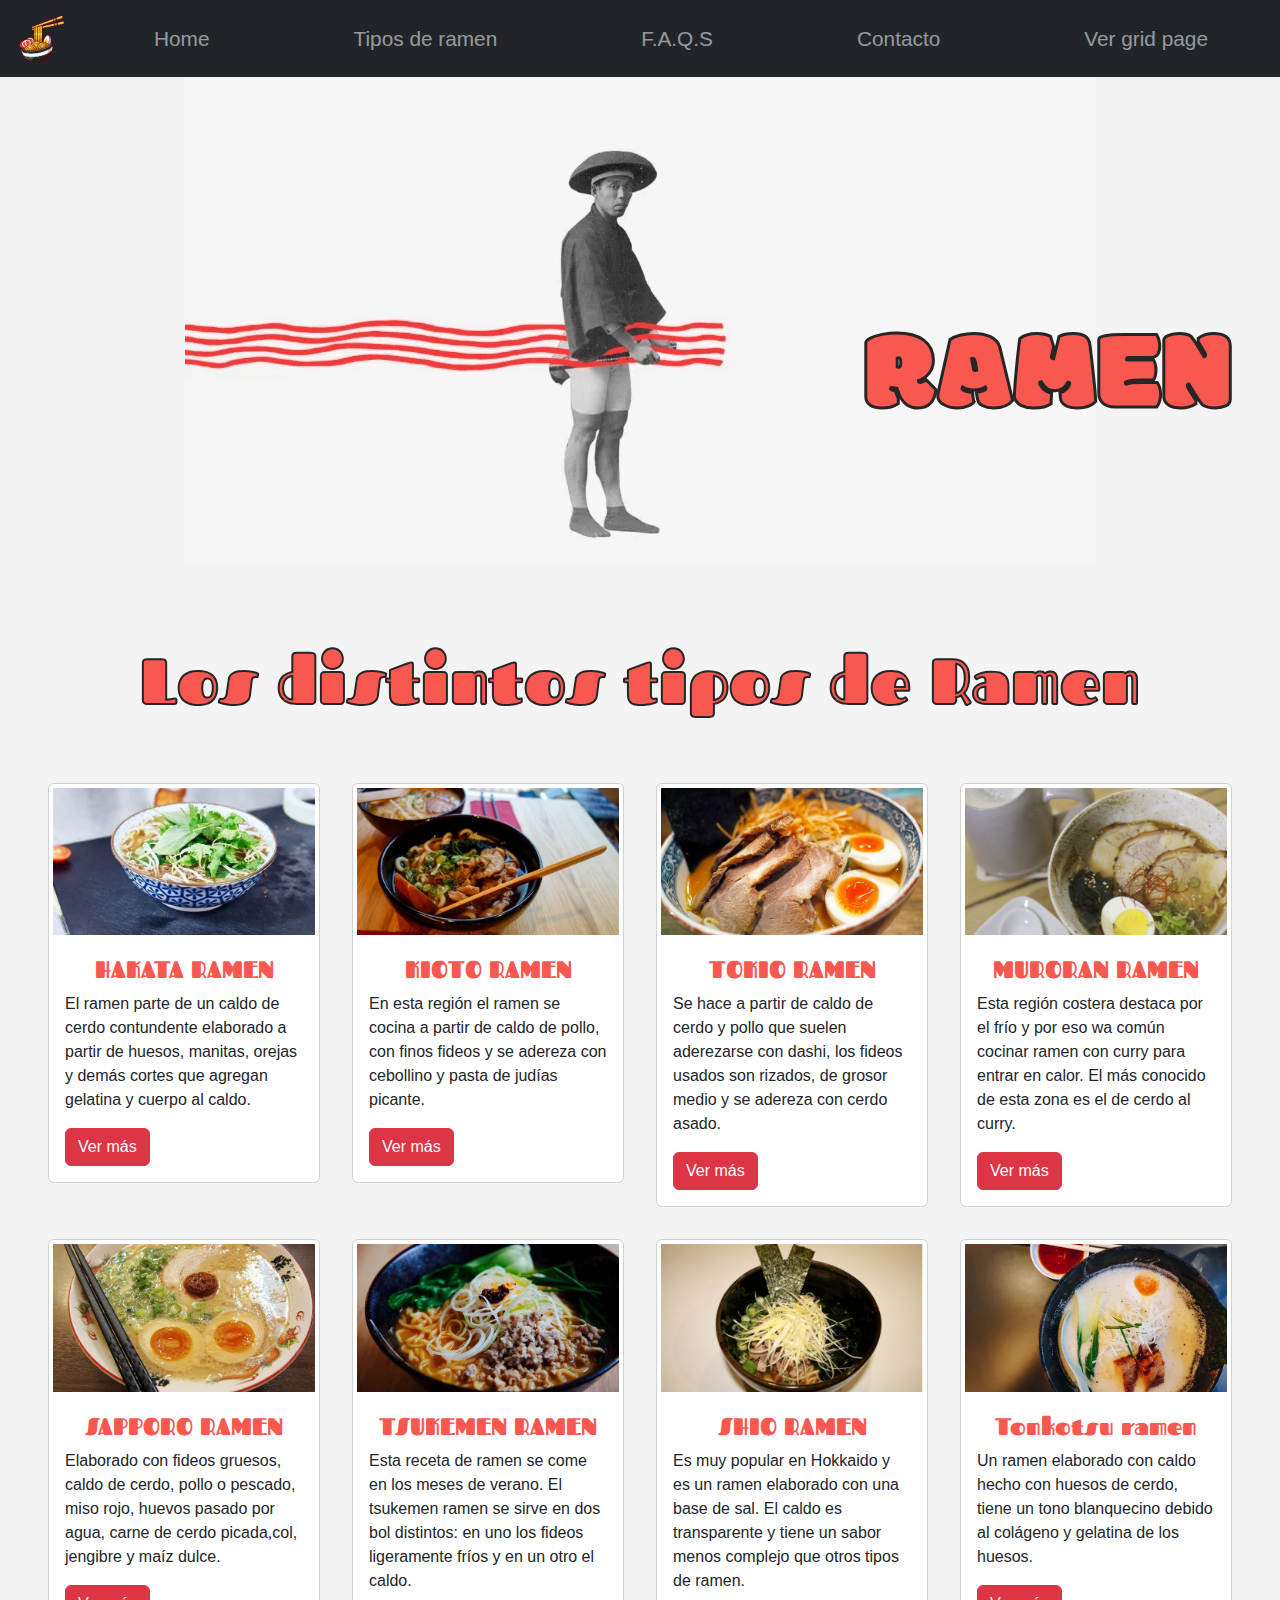
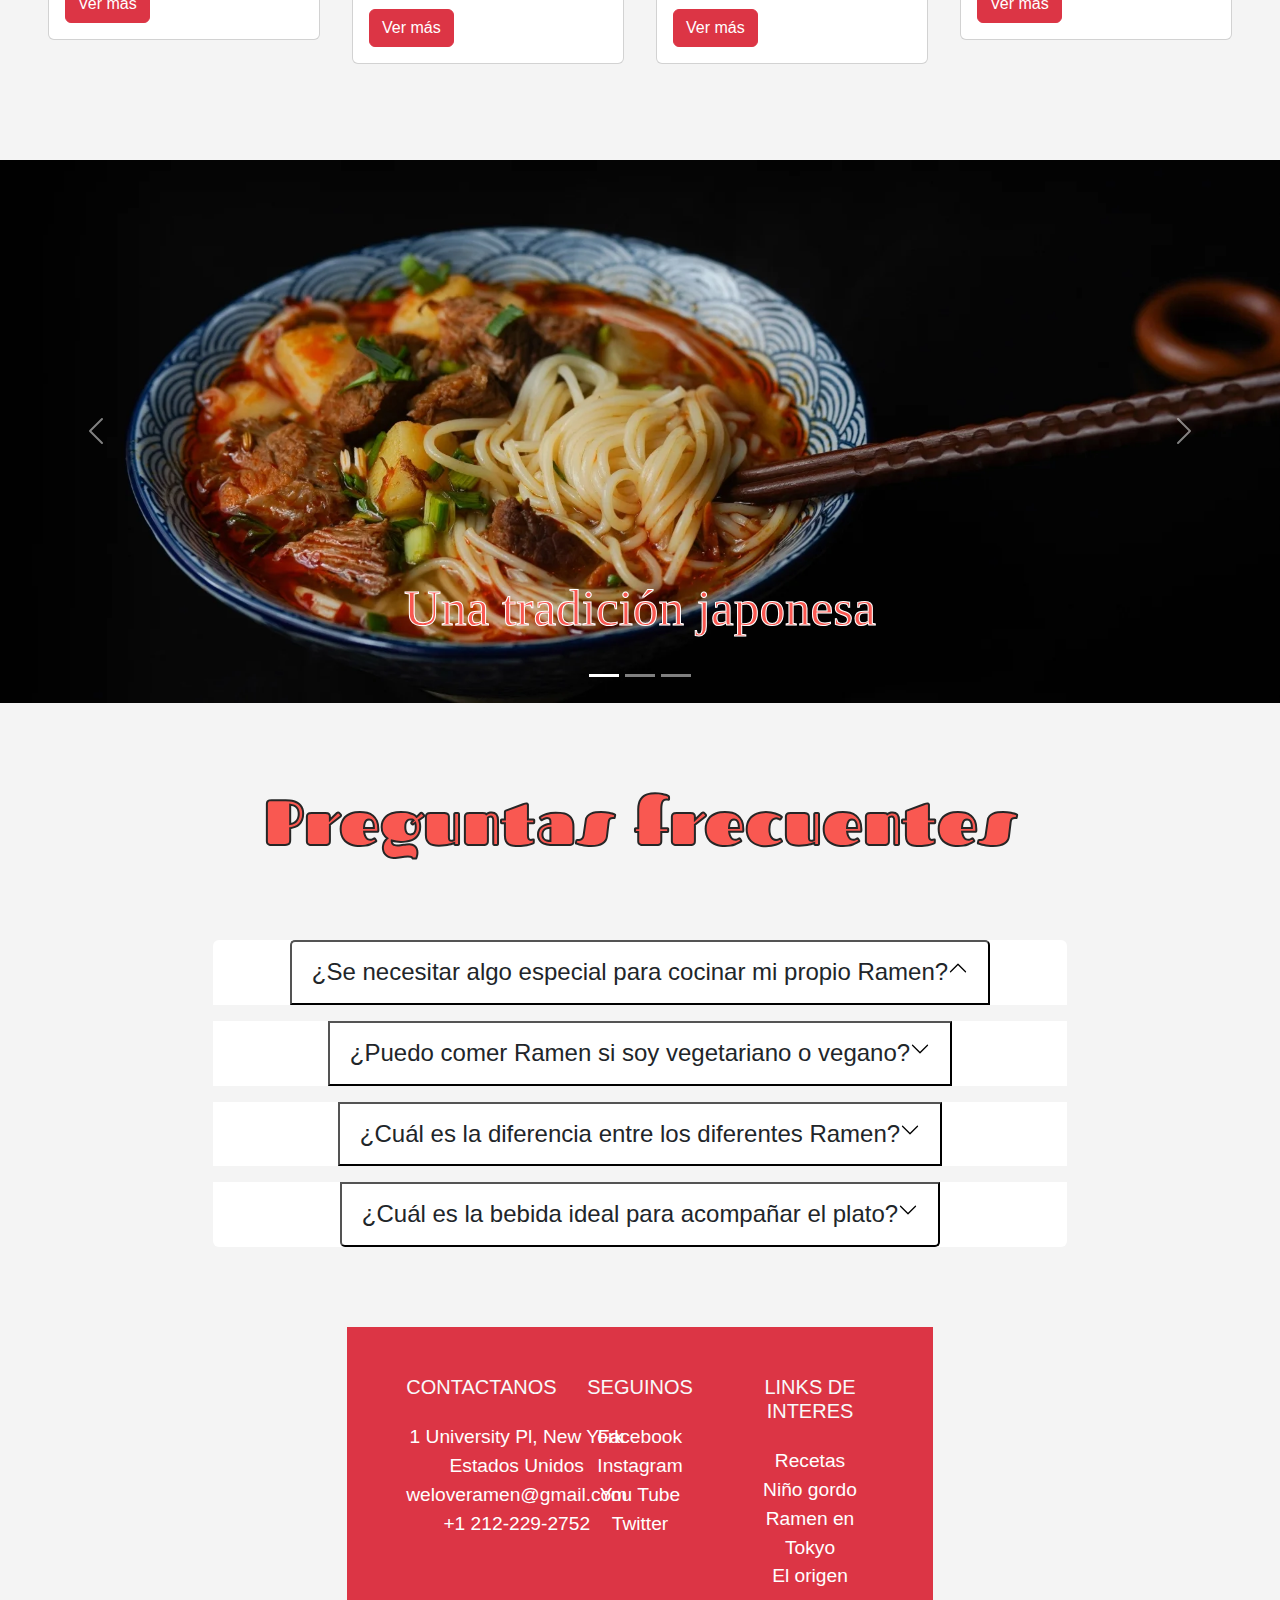
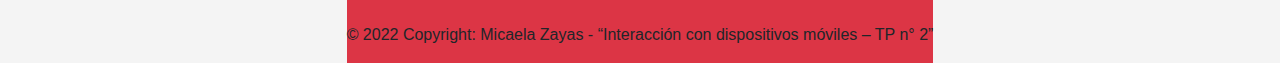
<file: index.html>
<!DOCTYPE html>
<html lang="es">
    <head>
        <meta charset='utf-8'>
        <title>We love Ramen</title>
        <meta name="viewport" content="width=device-width, initial-scale=1">
        <meta name="description" content="Fanáticos del ramen, escribiendo sobre ramen."/>
        <link rel="icon" href="assets/favicon/favicon-32x32.png">
        <link rel="apple-touch-icon" sizes="180x180" href="assets/favicon/apple-touch-icon.png">
        <link rel="icon" type="image/png" sizes="32x32" href="assets/favicon/favicon-32x32.png">
        <link rel="icon" type="image/png" sizes="16x16" href="assets/favicon/favicon-16x16.png">
        <link rel="manifest" href="/site.webmanifest">
        <link rel="stylesheet" href="css/style.css">
        <link rel="stylesheet" href="css/bootstrap.css">
        <script src="js/bootstrap.bundle.js"></script>
    </head>
    <body class="white-body">

    <!--Nav section-->
      <header>
        <nav class="navbar navbar-expand-md navbar-dark bg-dark fixed-top">
          <a class="navbar-brand" href="index.html"><img src="assets/favicon/logo.png" alt="logo"></a>
          <button class="navbar-toggler" type="button" data-toggle="collapse" data-target="#navbarSupportedContent" aria-controls="navbarSupportedContent" aria-expanded="false" aria-label="Toggle navigation">
            <span class="navbar-toggler-icon"></span>
          </button>
          <div class="collapse navbar-collapse" id="navbarSupportedContent">
            <ul class="navbar-nav mr-auto expansible">
              <li class="nav-item">
                <a class="nav-link type" href=#banner>Home</a>
              </li>
              <li class="nav-item">
                <a class="nav-link type" href=#variety>Tipos de ramen</a>
              </li>
              <li class="nav-item">
                <a class="nav-link type" href=#question>F.A.Q.S</a>
              </li>
              <li class="nav-item">
                <a class="nav-link type" href=#contact>Contacto</a>
              </li>
              <li class="nav-item">
                <a class="nav-link type" href="section_chef.html">Ver grid page</a>
              </li>
            </ul>
          </div>
        </nav>
      </header>
    <!-- Ending nav section-->
      <main> 
    <!-- Front Page-->
      <div class="container-fluid position-relative" id="banner" >
        <h1 class="position-absolute top-50 end-0 ramen-title-red">RAMEN</h1>
        <figure class="banner-chef"><img class="img-fluid w-100" src="assets/portadas/portada-index.webp" alt="cocinero tradicional de ramen"></figure>
      </div>
    <!-- End Front Page-->

    <!--Cards-->
      <h2 class="display-2 ramen" id="variety"> Los distintos tipos de Ramen</h2>
      <div class="ramen_margin">
      <div class="container-fluid">
        <div class="row justify-content-center m-md-auto">
        <!--Primera card-->
          <div class="col-xs-12 col-sm-6 col-md-4 col-lg-3 ">
              <div class="card m-3" >
                <img src="assets/cards-tipos/hakata-ramen.webp" class="card-img-top p-1" alt="Plato de Hakata Ramen">
                <div class="card-body">
                <h5 class="card-title text-uppercase">Hakata ramen</h5>
                <p class="card-text">El ramen parte de un caldo de cerdo contundente elaborado a partir de huesos, manitas, orejas y demás cortes que agregan gelatina y cuerpo al caldo.</p>
                <button type="button" class="btn btn-danger " data-bs-toggle="modal" data-bs-target="#staticBackdrop">Ver más</button>
                </div>
              </div> 
          </div>
        <!--Segunda card-->
          <div class="col-xs-12 col-sm-6 col-md-4 col-lg-3 ">
              <div class="card m-3" >
                <img src="assets/cards-tipos/kioto-ramen.webp" class="card-img-top p-1" alt="Plato de Kioto Ramen">
                <div class="card-body">
                <h5 class="card-title text-uppercase">Kioto ramen</h5>
                <p class="card-text">En esta región el ramen se cocina a partir de caldo de pollo, con finos fideos y se adereza con cebollino y pasta de judías picante.</p>
                <button type="button" class="btn btn-danger" data-bs-toggle="modal" data-bs-target="#staticBackdrop">Ver más</button>
                </div>
              </div> 
          </div>
        <!--Tercera card-->
          <div class="col-xs-12 col-sm-6 col-md-4 col-lg-3 ">
              <div class="card m-3" >
                <img src="assets/cards-tipos/tokio-ramen.webp" class="card-img-top p-1" alt="Plato de Tokio Ramen">
                <div class="card-body">
                <h5 class="card-title text-uppercase" >Tokio ramen</h5>
                <p class="card-text">Se hace a partir de caldo de cerdo y pollo que suelen aderezarse con dashi, los fideos usados son rizados, de grosor medio y se adereza con cerdo asado.</p>
                <button type="button" class="btn btn-danger " data-bs-toggle="modal" data-bs-target="#staticBackdrop">Ver más</button>
                </div>
              </div>
          </div>
        <!--Cuarta card-->
          <div class="col-xs-12 col-sm-6 col-md-4 col-lg-3 ">
            <div class="card m-3" >
                <img src="assets/cards-tipos/muroran-ramen.webp" class="card-img-top p-1" alt="Plato de Muroran Ramen">
                <div class="card-body">
                <h5 class="card-title text-uppercase">Muroran ramen</h5>
                <p class="card-text">Esta región costera destaca por el frío y por eso wa común cocinar ramen con curry para entrar en calor. El más conocido de esta zona es el de cerdo al curry. </p>
                <button type="button" class="btn btn-danger" data-bs-toggle="modal" data-bs-target="#staticBackdrop">Ver más</button>
              </div>
            </div>
          </div>
        <!--Quinta card-->
          <div class="col-xs-12 col-sm-6 col-md-4 col-lg-3 ">
            <div class="card m-3" >
                <img src="assets/cards-tipos/sapporo-ramen.webp" class="card-img-top p-1" alt="Plato de Sapporo Ramen">
                <div class="card-body">
                <h5 class="card-title text-uppercase">Sapporo ramen</h5>
                <p class="card-text">Elaborado con fideos gruesos, caldo de cerdo, pollo o pescado, miso rojo, huevos pasado por agua, carne de cerdo picada,col,  jengibre y maíz dulce.</p>
                <button type="button" class="btn btn-danger" data-bs-toggle="modal" data-bs-target="#staticBackdrop">Ver más</button>
              </div>
            </div>  
          </div>
        <!--Sexta card-->
          <div class="col-xs-12 col-sm-6 col-md-4 col-lg-3 ">
            <div class="card m-3">
                <img src="assets/cards-tipos/tsukemen-ramen.webp" class="card-img-top p-1" alt="Plato de Tsukemen Ramen">
                <div class="card-body">
                <h5 class="card-title text-uppercase">Tsukemen ramen</h5>
                <p class="card-text">Esta receta de ramen se come en los meses de verano. El tsukemen ramen se sirve en dos bol distintos: en uno los fideos ligeramente fríos y en un otro el caldo. </p>
                <button type="button" class="btn btn-danger" data-bs-toggle="modal" data-bs-target="#staticBackdrop">Ver más</button>
              </div>
            </div>  
          </div>
        <!--Séptima card-->
          <div class="col-xs-12 col-sm-6 col-md-4 col-lg-3 ">
            <div class="card m-3 ">
              <img src="assets/cards-tipos/shio-ramen.webp" class="card-img-top  p-1" alt="Plato de Shio Ramen">
              <div class="card-body">
              <h5 class="card-title text-uppercase">Shio ramen</h5>
              <p class="card-text"> Es muy popular en Hokkaido y es un ramen elaborado con una base de sal. El caldo es transparente y tiene un sabor menos complejo que otros tipos de ramen.</p>
              <button type="button" class="btn btn-danger" data-bs-toggle="modal" data-bs-target="#staticBackdrop">Ver más</button>
            </div>
          </div>  
          </div>
          <!--Octava card-->
          <div class="col-xs-12 col-sm-6 col-md-4 col-lg-3 ">
            <div class="card m-3" >
              <img src="assets/cards-tipos/tonkotsu-ramen.webp" class="card-img-top  p-1" alt="Plato de Tonkosu Ramen">
              <div class="card-body">
              <h5 class="card-title">Tonkotsu ramen</h5>
              <p class="card-text">Un ramen elaborado con caldo hecho con huesos de cerdo, tiene un tono blanquecino debido al colágeno y gelatina de los huesos.</p>
              <button type="button" class="btn btn-danger" data-bs-toggle="modal" data-bs-target="#staticBackdrop">Ver más</button>
            </div>
          </div>  
          </div>
          </div>
        </div>
      </div>
    <!-- End Cards -->

    <!-- General Modal -->
      <div class="modal fade" id="staticBackdrop" data-bs-backdrop="static" data-bs-keyboard="false" tabindex="-1" aria-labelledby="staticBackdropLabel" aria-hidden="true">
        <div class="modal-dialog modal-dialog-centered modal-dialog-scrollable">
          <div class="modal-content">
          <div class="modal-header">
          <h5 class="modal-title" id="staticBackdropLabel">¿Dónde comer esté Ramen?</h5>
          <button type="button" class="btn-close" data-bs-dismiss="modal" aria-label="Close"></button>
      </div>
      <div class="modal-body"> Te dejemos una sugerencia de cada restaurant según tipo de Ramen en base a las recomendaciones de los usuarios:
        <ul class="list-unstyled">
          <li><a href="https://www.hakata.co.uk/" target="_blank">Harata Sushi</a></li>
          <li><a href="https://www.kyoto-ramen-koji.com/english/"  target="_blank">Kioto Ramen</a></li>
          <li><a href="https://tokioramen.com/home/home/sample-page/"  target="_blank">Tokio Ramen</a></li>
          <li><a href="http://muro-kanko.com/eat-buy/shibukiya_06.html"  target="_blank">Muroran Ramen</a></li>
          <li><a href="https://ramen-online.com/products/sapporo-ramen" target="_blank">Sapporo Ramen</a></li>
          <li><a href="https://monacoramen.bigcartel.com/" target="_blank">Tsukemen Ramen</a></li>
          <li><a href="https://monacoramen.bigcartel.com/" target="_blank">Shio Ramen</a></li>
          <li><a href="https://www.sushi-sano.de/" target="_blank">Tonkotsu Ramen</a></li>
        </ul>
      </div>
      <div class="modal-footer">
        <button type="button" class="btn btn-secondary" data-bs-dismiss="modal">Cerrar</button>
      </div>
    </div>
  </div>
</div>
    <!-- End General Modal -->

    <!-- Carousel -->
      <div id="carouselExampleCaptions" class="carousel slide" data-bs-ride="false">
        <div class="carousel-indicators">
          <button type="button" data-bs-target="#carouselExampleCaptions" data-bs-slide-to="0" class="active" aria-current="true" aria-label="Slide 1"></button>
          <button type="button" data-bs-target="#carouselExampleCaptions" data-bs-slide-to="1" aria-label="Slide 2"></button>
          <button type="button" data-bs-target="#carouselExampleCaptions" data-bs-slide-to="2" aria-label="Slide 3"></button>
      </div>
      <div class="carousel-inner">
        <div class="carousel-item active">
          <img src="assets/carousel/plato-ramen.webp" class="d-block w-100" alt="Plato de ramen tradicional">
        <div class="carousel-caption d-md-block">
          <p class="title-carousel">Una tradición japonesa</p>
        </div>
      </div>
      <div class="carousel-item">
        <img src="assets/carousel/ramen-familiar.webp" class="d-block w-100" alt="Madre e hija cocinando ramen">
        <div class="carousel-caption d-md-block">
        <p class="title-carousel">Generación en generación</p>
      </div>
      </div>
      <div class="carousel-item">
          <img src="assets/carousel/ramen-japon.webp" class="d-block w-100" alt="Hombre comiendo ramen callejero">
          <div class="carousel-caption d-md-block">
          <p class="title-carousel">Ramen callejero todo el año</p>
          </div>
      </div>
    </div>
      <button class="carousel-control-prev" type="button" data-bs-target="#carouselExampleCaptions" data-bs-slide="prev">
        <span class="carousel-control-prev-icon" aria-hidden="true"></span>
        <span class="visually-hidden">Previous</span>
      </button>
      <button class="carousel-control-next" type="button" data-bs-target="#carouselExampleCaptions" data-bs-slide="next">
        <span class="carousel-control-next-icon" aria-hidden="true"></span>
        <span class="visually-hidden">Next</span>
        </button>
      </div>
    <!-- End Carousel -->

    <!-- F.A.Q.S-->
      <h2 class="ramen" id="question"> Preguntas frecuentes</h2>

        <div class="faqs">
          <div class="accordion d-grid gap-3 col-xs-12 col-sm-12 col-md-12 col-lg-12"  id="accordionExample">
          <div class="accordion-item col-xs-12 col-sm-10 col-md-10 col-lg-8 text-left" >
            <h2 class="accordion-header" id="headingOne">
              <button class="accordion-button text-dark text-left" type="button" data-bs-toggle="collapse" data-bs-target="#collapseOne" aria-expanded="true" aria-controls="collapseOne" >
              ¿Se necesitar algo especial para cocinar mi propio Ramen?</button>
            </h2>
          <div id="collapseOne" class="accordion-collapse collapse text-left" aria-labelledby="headingOne" data-bs-parent="#accordionExample">
            <div class="accordion-body text-left">
              El ramen si se puede hacer en casa, pero es un plato para el cuél se necesita tiempo y paciencia. Este plato se basa en un caldo intenso a base de carne al que se le añaden una serie de ingredientes: panceta, lomo de cerdo, huevos, alga nori, brotes de soja, brotes de bambú, cebollino chino… son muchos los toppings que se le pueden añadir a este caldo.
              Desde luego el secreto del éxito está, en buena parte en el <strong>caldo</strong>. Conseguir una base intensa con un sabor umami lo mejor posible, podemos lograrlo si utilizamos los ingredientes necesarios. Por un lado la carne, lo habitual es emplear huesos de cerdo o incluso de pollo. Una forma rápida, sería añadiendo un poco de pasta de miso, le dará un plus a tu ramen.
            </div>
          </div>
        </div>

        <div class="accordion-item accordion-item col-xs-12 col-sm-10 col-md-10 col-lg-8">
          <h2 class="accordion-header" id="headingTwo">
            <button class="accordion-button text-dark  collapsed" type="button" data-bs-toggle="collapse" data-bs-target="#collapseTwo" aria-expanded="false" aria-controls="collapseTwo">¿Puedo comer Ramen si soy vegetariano o vegano?</button>
          </h2>
          <div id="collapseTwo" class="accordion-collapse collapse" aria-labelledby="headingTwo" data-bs-parent="#accordionExample">
            <div class="accordion-body">
              Si. Los fideos ramen están hechos de harina de trigo y aceite , generalmente con algunos ingredientes adicionales para darle sabor, como sal, o rellenos adicionales como almidón de papa, ¡y eso es todo! ¡Todos estos ingredientes son 100% vegetarianos e incluso 100% veganos!
            </div>
          </div>
        </div>

        <div class="accordion-item accordion-item col-xs-12 col-sm-10 col-md-10 col-lg-8">
          <h2 class="accordion-header" id="headingThree">
            <button class="accordion-button text-dark collapsed" type="button" data-bs-toggle="collapse" data-bs-target="#collapseThree" aria-expanded="false" aria-controls="collapseThree">¿Cuál es la diferencia entre los diferentes Ramen?</button>
          </h2>
          <div id="collapseThree" class="accordion-collapse collapse" aria-labelledby="headingThree" data-bs-parent="#accordionExample">
            <div class="accordion-body">
              La diferencia principal redica en el tipo de caldo y las carnes que se utilizan. El tiempo de reposo del plato será la base de la diferencia ya que a mayor reposo más intenso será su sabor. La elección del tipo dependerá exclusivamente del gusto del consumidor.
            </div>
          </div>
        </div>

        <div class="accordion-item accordion-item col-xs-12 col-sm-10 col-md-10 col-lg-8">
          <h2 class="accordion-header" id="headingFour">
            <button class="accordion-button  text-dark collapsed" type="button" data-bs-toggle="collapse" data-bs-target="#collapseFour" aria-expanded="false" aria-controls="collapseFour">¿Cuál es la bebida ideal para acompañar el plato?</button>
          </h2>
          <div id="collapseFour" class="accordion-collapse collapse" aria-labelledby="headingFour" data-bs-parent="#accordionExample">
            <div class="accordion-body">
              El ramen tienen mucha presencia de verduras, lo cual los convierte en platos difíciles de maridar dependiendo de cuáles sean estas. Un blanco con carácter se nos antoja muy apto para maridar. Chardonnay o Verdejo con crianza por ejemplo.
            </div>
          </div>
        </div>
      </div>
      </div>
    <!-- End F.A.Q.S-->
      </main>

    <!--Footer-->
    <footer class="page-footer font-small bg-danger" id="contact">

      <!-- Footer Links -->
        <div class="container text-center text-md-left">
        <div class="row">
          <div class="col-md-3 mx-auto">
            <h5 class="font-weight-bold text-light text-uppercase mt-3 mb-4">Contactanos</h5>
              <ul class="list-unstyled">
                <li><a href="https://www.google.com/maps/dir//1+University+Pl,+New+York,+NY+10003,+EE.+UU./data=!4m6!4m5!1m1!4e2!1m2!1m1!1s0x89c259909ed94bf7:0xf48ddd1824397c40?sa=X&ved=2ahUKEwjD_MOGm8T4AhUu_rsIHbgBBocQwwV6BAgOEAM" target="_blank">1 University Pl, New York</a></li>
                <li><a href="https://www.google.com/maps/dir//1+University+Pl,+New+York,+NY+10003,+EE.+UU./data=!4m6!4m5!1m1!4e2!1m2!1m1!1s0x89c259909ed94bf7:0xf48ddd1824397c40?sa=X&ved=2ahUKEwjD_MOGm8T4AhUu_rsIHbgBBocQwwV6BAgOEAM" target="_blank">Estados Unidos</a></li>
                <li><a href="#!">weloveramen@gmail.com</a></li>
                <li><a href="#!">+1 212-229-2752</a></li>
              </ul>
          </div>
      
      <!-- Grid column -->
        <hr class="clearfix w-100 d-md-none">
        <div class="col-md-3 mx-auto">
  
      <!-- Links -->
        <h5 class="font-weight-bold text-light text-uppercase mt-3 mb-4">Seguinos</h5>
          <ul class="list-unstyled">
            <li><a href="https://es-la.facebook.com/" target="_blank">Facebook</a></li>
            <li><a href="https://www.instagram.com/" target="_blank">Instagram</a></li>
            <li><a href="https://www.youtube.com/" target="_blank">You Tube</a></li>
            <li><a href="https://twitter.com/?lang=es" target="_blank">Twitter</a></li>
          </ul>
        </div>
  
      <!-- Grid column -->
        <hr class="clearfix w-100 d-md-none">
        <div class="col-md-3 mx-auto">
  
      <!-- Links -->
        <h5 class="font-weight-bold text-light text-uppercase mt-3 mb-4">Links de interes</h5>
          <ul class="list-unstyled">
            <li><a href="https://www.elespanol.com/cocinillas/recetas/carne/20161115/mejor-receta-ramen-puedes-preparar-casa/1000683981597_30.html" target="_blank">Recetas</a></li>
            <li><a href="https://xn--niogordo-e3a.com.ar/" target="_blank">Niño gordo</a></li>
            <li><a href="https://www.timeout.com/tokyo/restaurants/20-best-ramen-in-tokyo" target="_blank">Ramen en Tokyo</a></li>
            <li><a href="https://www.timeout.com/tokyo/restaurants/20-best-ramen-in-tokyo" target="_blank">El origen</a></li>
          </ul>
        </div>
        </div>
        </div>
      <!-- Copyright -->
        <div class="footer-copyright text-center py-3" >© 2022 Copyright: Micaela Zayas - “Interacción con dispositivos móviles – TP n° 2”</div>
      <!-- Copyright -->
        </footer>
      <!-- End Footer --> 

  <!-- jquery -->
  <script src="https://code.jquery.com/jquery-3.4.1.slim.min.js" integrity="sha384-J6qa4849blE2+poT4WnyKhv5vZF5SrPo0iEjwBvKU7imGFAV0wwj1yYfoRSJoZ+n" crossorigin="anonymous"></script>
  <!-- bootstrap javascript -->
  <script src="https://stackpath.bootstrapcdn.com/bootstrap/4.4.1/js/bootstrap.min.js" integrity="sha384-wfSDF2E50Y2D1uUdj0O3uMBJnjuUD4Ih7YwaYd1iqfktj0Uod8GCExl3Og8ifwB6" crossorigin="anonymous"></script>

  </body>
</html>
</file>
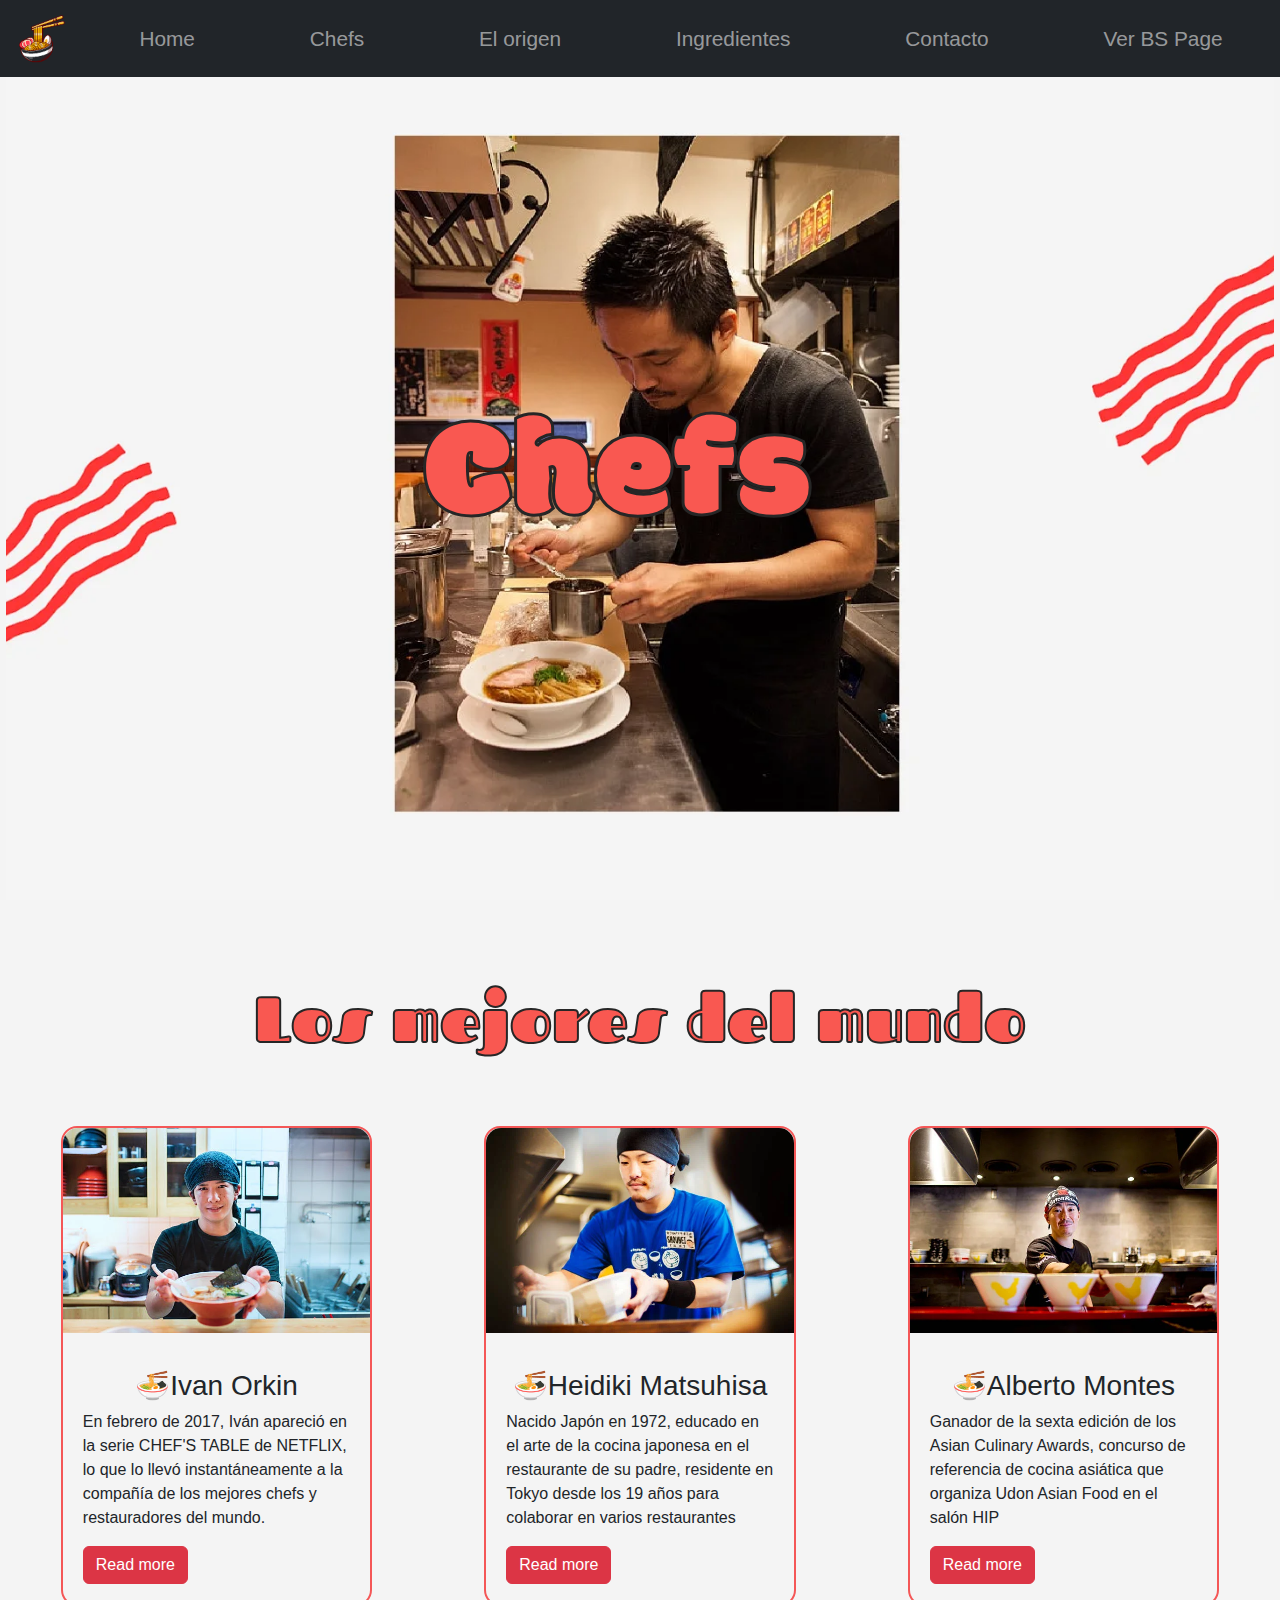
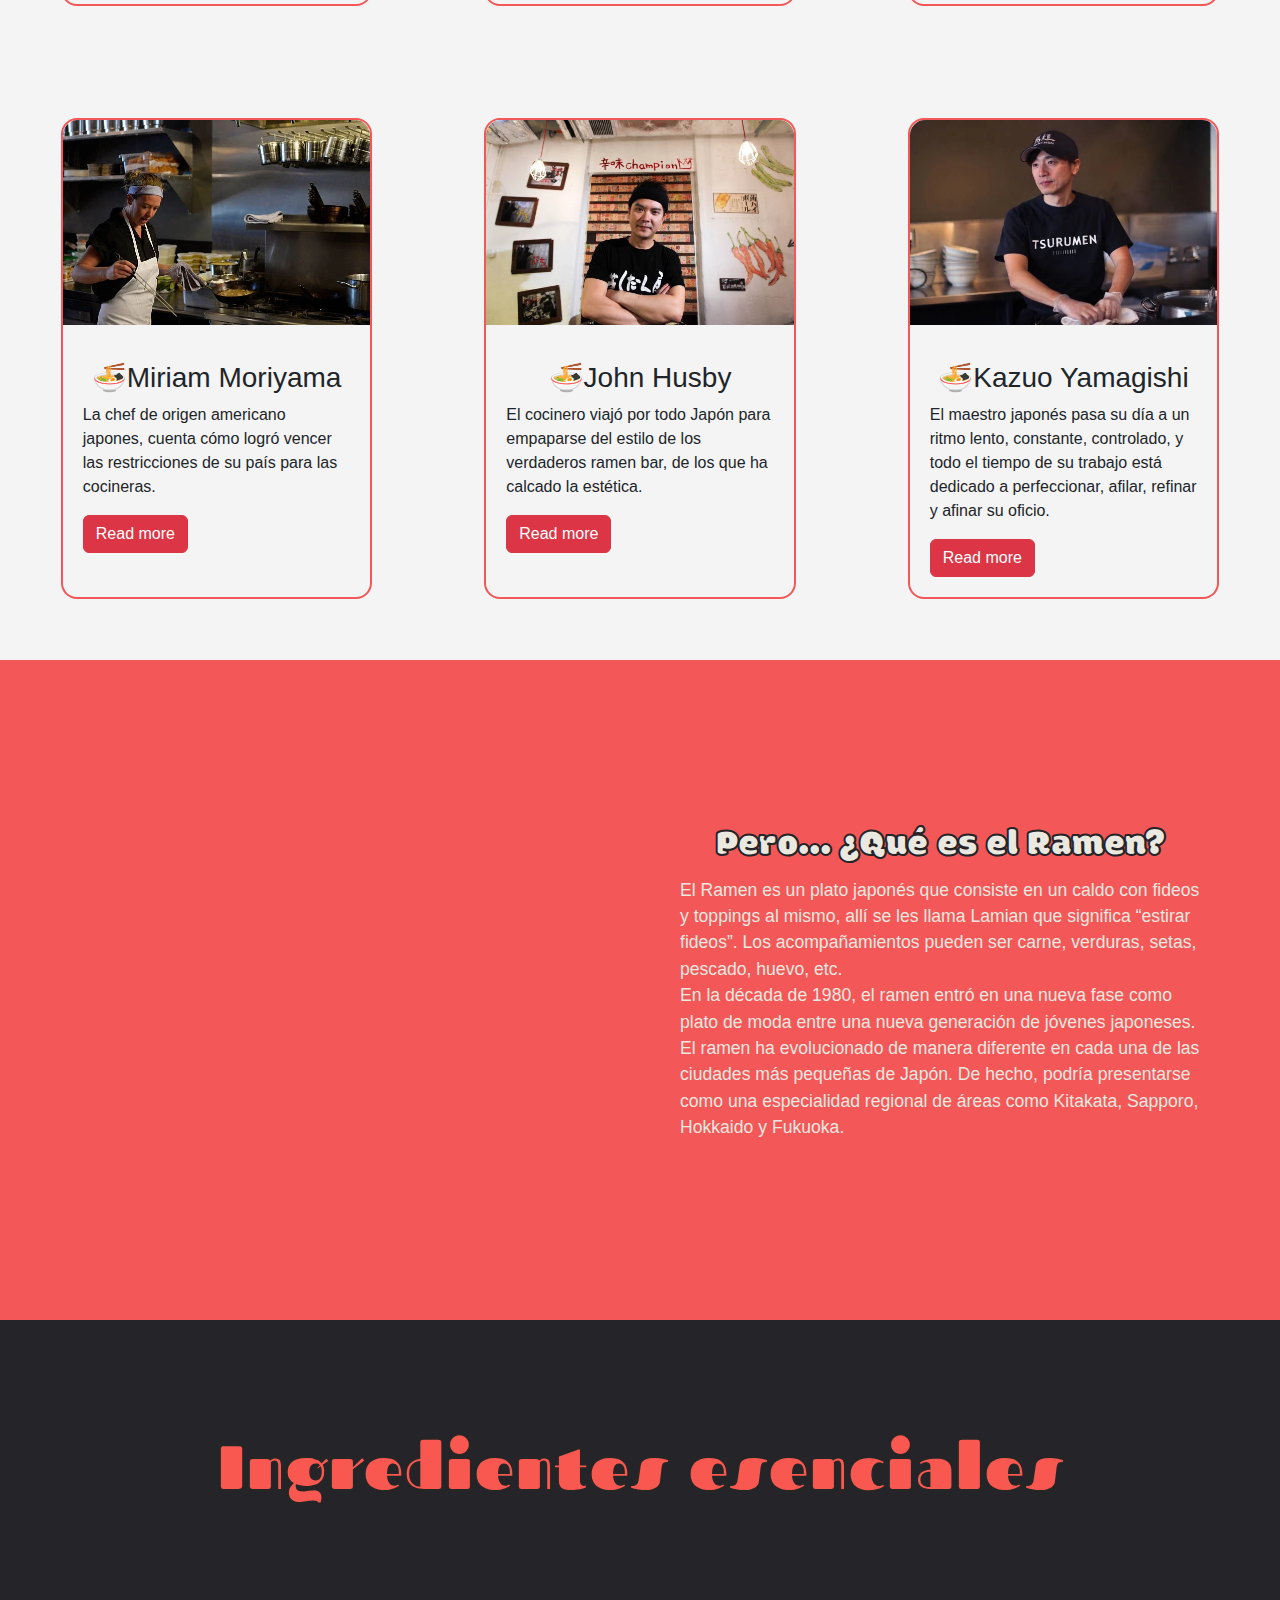
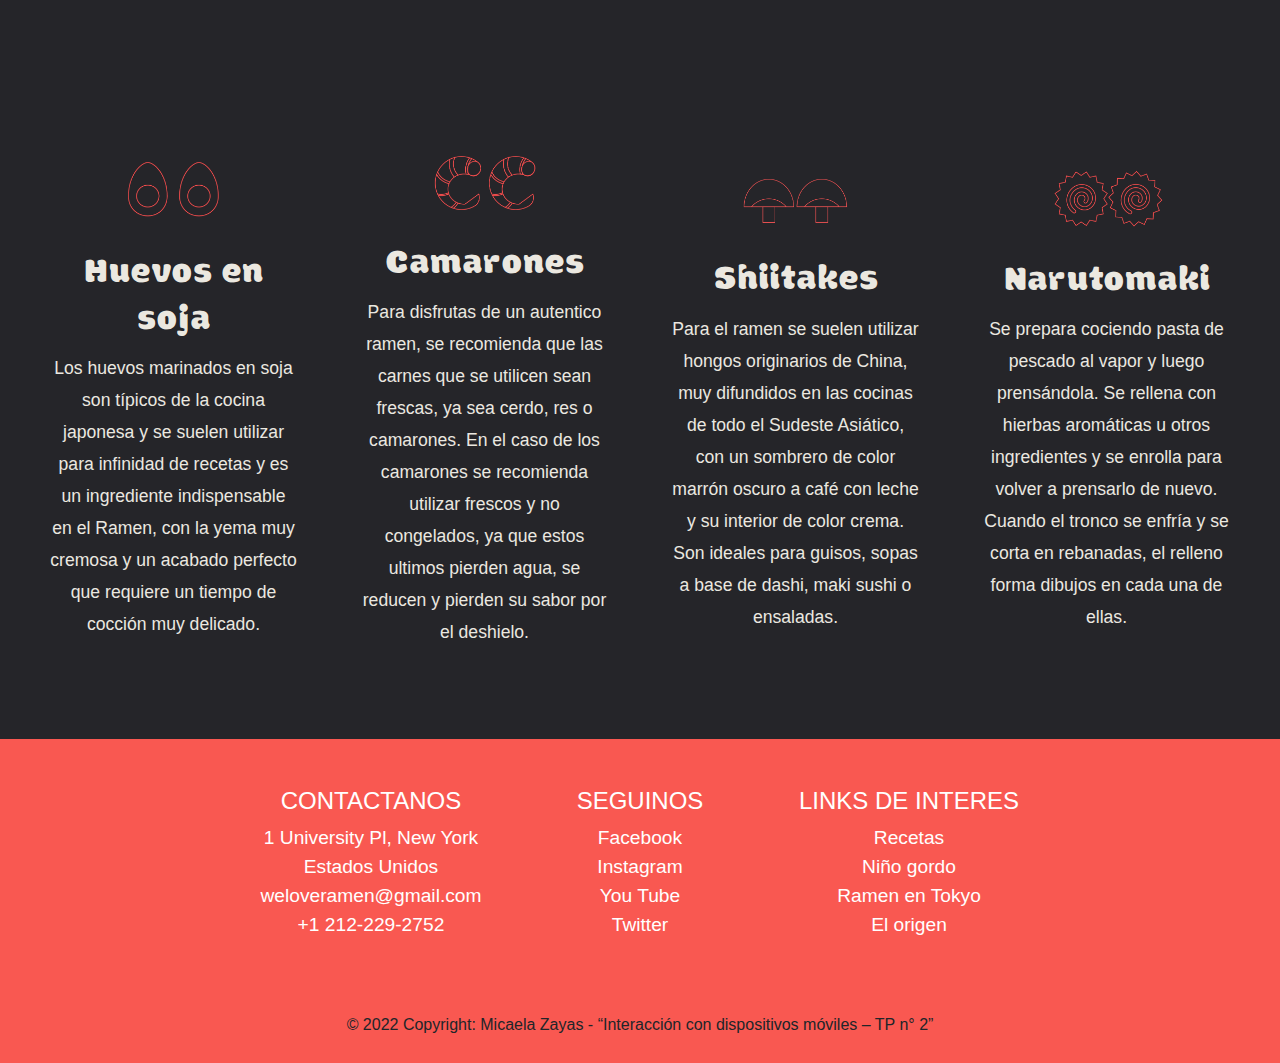
<file: section_chef.html>
<!DOCTYPE html>
<html lang="es">
    <head>
        <meta charset='utf-8'>
        <title>We love Ramen</title>
        <meta name="viewport" content="width=device-width, initial-scale=1">
        <meta name="description" content="Fanáticos del ramen, escribiendo sobre ramen."/>
        <link rel="icon" href="assets/favicon/favicon-32x32.png">
        <link rel="apple-touch-icon" sizes="180x180" href="assets/favicon/apple-touch-icon.png">
        <link rel="icon" type="image/png" sizes="32x32" href="assets/favicon/favicon-32x32.png">
        <link rel="icon" type="image/png" sizes="16x16" href="assets/favicon/favicon-16x16.png">
        <link rel="manifest" href="/site.webmanifest">
        <link rel="stylesheet" href="css/style.css">
        <link rel="stylesheet" href="css/bootstrap.css">
        <script src="js/bootstrap.bundle.js"></script>
    </head>
    <body class="white-body">

    <!--Nav section-->
    <header>
      <nav class="navbar navbar-expand-md navbar-dark bg-dark fixed-top">
        <a class="navbar-brand" href="index.html"><img src="assets/favicon/logo.png" alt="logo"></a>
        <button class="navbar-toggler" type="button" data-toggle="collapse" data-target="#navbarSupportedContent" aria-controls="navbarSupportedContent" aria-expanded="false" aria-label="Toggle navigation">
          <span class="navbar-toggler-icon"></span>
        </button>
        <div class="collapse navbar-collapse" id="navbarSupportedContent">
          <ul class="navbar-nav mr-auto expansible">
            <li class="nav-item">
              <a class="nav-link type" href=#banner-chef>Home</a>
            </li>
            <li class="nav-item">
              <a class="nav-link type" href=#chef>Chefs</a>
            </li>
            <li class="nav-item">
              <a class="nav-link type" href=#origen>El origen</a>
            </li>
            <li class="nav-item">
              <a class="nav-link type" href=#ingredients>Ingredientes</a>
            </li>
            <li class="nav-item">
              <a class="nav-link type" href=#contactgrid>Contacto</a>
            </li>
            <li class="nav-item">
              <a class="nav-link type" href="index.html">Ver BS Page</a>
            </li>
          </ul>
        </div>
      </nav>
    </header>
    <!-- Ending nav section-->

    <main>

      <div class="chef-wrapper">
      <!-- Top Container -->
      <section class="chef-banner" id="banner-chef">
        <div class="chef-picture">
          <h1 class="ramen-title-red">Chefs</h1>
        </div>
      </section>
  
    <!--Cards-->
    <h2 class="ramen" id="chef">Los mejores del mundo</h2>
      <section class="chef-cards">
        <div class="chef-cards-details">
          <article>
            <figure class="chef-cards-figure"><img src="assets/cards-chef/ivan-orkin.webp" alt="Ivan Orkin"></figure>
            <div class="chef-text">
              <h3>🍜Ivan Orkin</h3>
              <p>En febrero de 2017, Iván apareció en la serie CHEF'S TABLE de NETFLIX, lo que lo llevó instantáneamente a la compañía de los mejores chefs y restauradores del mundo.</p>
              <a href="https://www.ivanramen.com/our-story/" class="btn btn-danger btn-block" target="_blank">Read more</a>
            </div>
          </article>
        </div>

        <div class="chef-cards-details">
          <article>
            <figure><img src="assets/cards-chef/heidiki-matsuhisa.webp" alt="Heidiki Matsuhisa"></figure>
            <div class="chef-text">
              <h3>🍜Heidiki Matsuhisa</h3>
              <p>Nacido Japón en 1972, educado en el arte de la cocina japonesa en el restaurante de su padre, residente en Tokyo desde los 19 años para colaborar en varios restaurantes</p>
              <a href="http://www.koyshunka.com/KoyShunka/esp_hideki.html" class="btn btn-danger btn-block" target="_blank">Read more</a>
            </div>
          </article>
        </div>

        <div class="chef-cards-details">
          <article>
            <figure><img src="assets/cards-chef/alberto-montes.webp" alt="Alberto Montes"></figure>
            <div class="chef-text">
              <h3>🍜Alberto Montes</h3>
              <p>Ganador de la sexta edición de los Asian Culinary Awards, concurso de referencia de cocina asiática que organiza Udon Asian Food en el salón HIP</p>
              <a href="https://www.saberysabor.com/actualidad-gastronomica/n/202203/5494-japo-castizo-ramen-alberto-montes-mejor-receta-asiatica-espana" class="btn btn-danger btn-block" target="_blank">Read more</a>
            </div>
          </article>
        </div>

        <div class="chef-cards-details">
          <article>
            <figure><img src="assets/cards-chef/miriam-moriyama.webp" alt="Miriam Moriyama"></figure>
            <div class="chef-text">
              <h3>🍜Miriam Moriyama</h3>
              <p>La chef de origen americano japones, cuenta cómo logró vencer las restricciones de su país para las cocineras.</p>
              <a href="https://aderezo.mx/plato_de_portada/miriam-moriyama-una-pionera-sushiwoman/" class="btn btn-danger btn-block" target="_blank">Read more</a>
            </div>
          </article>
        </div>

        <div class="chef-cards-details">
          <article>
            <figure><img src="assets/cards-chef/john-husby.webp" alt="John Husby"></figure>
            <div class="chef-text">
              <h3>🍜John Husby</h3>
              <p>El cocinero viajó por todo Japón para empaparse del estilo de los verdaderos ramen bar, de los que ha calcado la estética. </p>
              <a href="https://www.directoalpaladar.com/restaurantes/chuka-ramen-bar-como-estadounidense-ha-acabado-madrid-cocinando-mejores-sopas-chinas-japon" class="btn btn-danger btn-block" target="_blank">Read more</a>
            </div>
          </article>
        </div>

        <div class="chef-cards-details">
          <article>
            <figure><img src="assets/cards-chef/kazuo-yamagishi.webp" alt="Kazuo Yamagishi"></figure>
            <div class="chef-text">
              <h3>🍜Kazuo Yamagishi</h3>
              <p>El maestro japonés pasa su día a un ritmo lento, constante, controlado, y todo el tiempo de su trabajo está dedicado a perfeccionar, afilar, refinar y afinar su oficio.</p>
              <a href="https://revistahojasanta.com/sobremesa-1/2017/5/26/diosdelramen" class="btn btn-danger btn-block" target="_blank">Read more</a>
            </div>
          </article>
        </div>
      </section>
    <!--End Cards-->

    <!-- info-video Section -->
      <section class="info-video" id="origen">
        <iframe src="https://www.youtube.com/embed/WoWoUmuNsCE" title="YouTube video player" frameborder="0" allow="accelerometer; autoplay; clipboard-write; encrypted-media; gyroscope; picture-in-picture" allowfullscreen></iframe>
        <div>
          <h2 class="ingredients-subtitle">Pero... ¿Qué es el Ramen?</h2>
          <p>El Ramen es un plato japonés que consiste en un caldo con fideos y toppings al mismo, allí se les llama Lamian que significa “estirar fideos”.
            Los acompañamientos pueden ser carne, verduras, setas, pescado, huevo, etc.<br>
            En la década de 1980, el ramen entró en una nueva fase como plato de moda entre una nueva generación de jóvenes japoneses.
            El ramen ha evolucionado de manera diferente en cada una de las ciudades más pequeñas de Japón. De hecho, podría presentarse como una especialidad regional de áreas como Kitakata, Sapporo, Hokkaido y Fukuoka.</p>
        </div>
      </section>
  
      <!-- Ingredientes -->
        <section class="ingredients" id="ingredients">
          <div class="ingredients-title"> <h2 class="ramen">Ingredientes esenciales</h2> </div> 
          <div class="ingredients-eggs"> 
            <figure><img class="piece-of-ramen" src="assets/ingredientes/huevos.png" alt="ilustración de un huevo maserado en soja"></figure>
            <h5 class="ingredients-subtitle">Huevos en soja</h5>
            <p>Los huevos marinados en soja son típicos de la cocina japonesa y se suelen utilizar para infinidad de recetas y es un ingrediente indispensable en el Ramen, con la yema muy cremosa y un acabado perfecto que requiere un tiempo de cocción muy delicado.</p>
          </div>

            <div class="ingredients-shrimp">
              <figure><img class="piece-of-ramen" src="assets/ingredientes/camarones.png" alt="ilustración de un camaron"></figure>
              <h5 class="ingredients-subtitle">Camarones</h5>
              <p>Para disfrutas de un autentico ramen, se recomienda que las carnes que se utilicen sean frescas, ya sea cerdo, res o camarones.
                En el caso de los camarones se recomienda utilizar frescos y no congelados, ya que estos ultimos pierden agua, se reducen y pierden su sabor por el deshielo.
              </p>
            </div>

            <div class="ingredients-mushroom">
              <figure><img class="piece-of-ramen" src="assets/ingredientes/hongos.png" alt="ilustración de un camaron"></figure>
              <h5 class="ingredients-subtitle">Shiitakes</h5>
              <p>Para el ramen se suelen utilizar hongos originarios de China, muy difundidos en las cocinas de todo el Sudeste Asiático, con un sombrero de color marrón oscuro a café con leche y su interior de color crema. Son ideales para guisos, sopas a base de dashi, maki sushi o ensaladas.
              </p>
            </div>

            <div class="ingredients-narutomaki">
              <figure><img class="piece-of-ramen" src="assets/ingredientes/naturomaki.png" alt="Ilustración de un narutomaki"></figure>
              <h5 class="ingredients-subtitle">Narutomaki</h5>
              <p>Se prepara cociendo pasta de pescado al vapor y luego prensándola. Se rellena con hierbas aromáticas u otros ingredientes y se enrolla para volver a prensarlo de nuevo. Cuando el tronco se enfría y se corta en rebanadas, el relleno forma dibujos en cada una de ellas.</p>
            </div>
        </section>

    <!--Footer-->
    <footer class="footer-grid-style" id="contactgrid">
      <!-- Footer Links -->
      <div class="footer-grid">
          <div class="footer-grid-lista">
            <h4>Contactanos</h4>
              <ul class="footer-grid-lista">
                <li><a href="https://www.google.com/maps/dir//1+University+Pl,+New+York,+NY+10003,+EE.+UU./data=!4m6!4m5!1m1!4e2!1m2!1m1!1s0x89c259909ed94bf7:0xf48ddd1824397c40?sa=X&ved=2ahUKEwjD_MOGm8T4AhUu_rsIHbgBBocQwwV6BAgOEAM" target="_blank">1 University Pl, New York</a></li>
                <li><a href="https://www.google.com/maps/dir//1+University+Pl,+New+York,+NY+10003,+EE.+UU./data=!4m6!4m5!1m1!4e2!1m2!1m1!1s0x89c259909ed94bf7:0xf48ddd1824397c40?sa=X&ved=2ahUKEwjD_MOGm8T4AhUu_rsIHbgBBocQwwV6BAgOEAM" target="_blank">Estados Unidos</a></li>
                <li><a href="#!">weloveramen@gmail.com</a></li>
                <li><a href="#!">+1 212-229-2752</a></li>
              </ul>
          </div>
      <!-- Links -->
      <div class="footer-grid-redes">
        <h4>Seguinos</h4>
          <ul>
            <li><a href="https://es-la.facebook.com/" target="_blank">Facebook</a></li>
            <li><a href="https://www.instagram.com/" target="_blank">Instagram</a></li>
            <li><a href="https://www.youtube.com/" target="_blank">You Tube</a></li>
            <li><a href="https://twitter.com/?lang=es" target="_blank">Twitter</a></li>
          </ul>
      </div>
      <!-- Links -->
      <div class="footer-grid-link">
        <h4>Links de interes</h4>
          <ul>
            <li><a href="https://www.elespanol.com/cocinillas/recetas/carne/20161115/mejor-receta-ramen-puedes-preparar-casa/1000683981597_30.html" target="_blank">Recetas</a></li>
            <li><a href="https://xn--niogordo-e3a.com.ar/" target="_blank">Niño gordo</a></li>
            <li><a href="https://www.timeout.com/tokyo/restaurants/20-best-ramen-in-tokyo" target="_blank">Ramen en Tokyo</a></li>
            <li><a href="https://www.timeout.com/tokyo/restaurants/20-best-ramen-in-tokyo" target="_blank">El origen</a></li>
          </ul>
      </div>
   
      <!-- Copyright -->
        <div class="footer-copyright" >© 2022 Copyright: Micaela Zayas - “Interacción con dispositivos móviles – TP n° 2”</div>
      <!-- Copyright -->
    </div>
    </footer>
      <!-- End Footer --> 
    </div>
    <!-- chef-wrapper Ends -->
    </main>
  <!-- jquery -->
  <script src="https://code.jquery.com/jquery-3.4.1.slim.min.js" integrity="sha384-J6qa4849blE2+poT4WnyKhv5vZF5SrPo0iEjwBvKU7imGFAV0wwj1yYfoRSJoZ+n" crossorigin="anonymous"></script>
  <!-- bootstrap javascript -->
  <script src="https://stackpath.bootstrapcdn.com/bootstrap/4.4.1/js/bootstrap.min.js" integrity="sha384-wfSDF2E50Y2D1uUdj0O3uMBJnjuUD4Ih7YwaYd1iqfktj0Uod8GCExl3Og8ifwB6" crossorigin="anonymous"></script>

  </body>
</html>
</file>
<file: css/style.css>
@charset "UTF-8";
@import url('https://fonts.googleapis.com/css2?family=Fascinate&display=swap');
@import url('https://fonts.googleapis.com/css2?family=Fascinate&family=Permanent+Marker&display=swap');
@import url('https://fonts.googleapis.com/css2?family=Fascinate&family=Modak&family=Permanent+Marker&display=swap');
/*--------------------------------------------------------------
# GENERAL
--------------------------------------------------------------*/
html, body, div, span, applet, object, iframe, h1, h2, h3, h4, h5, h6, p, blockquote, pre, a, abbr, acronym, address, big, cite, code, del, dfn, em, img, ins, kbd, q, s, samp, small, strike, strong, sub, sup, tt, var, b, u, i, center, dl, dt, dd, ol, ul, li, fieldset, form, label, legend, table, caption, tbody, tfoot, thead, tr, th, td, article, aside, canvas, details, embed, figure, figcaption, footer, header, hgroup, menu, nav, output, ruby, section, summary, time, mark, audio, video {
  margin: auto;
  padding: 0;
  border: 0;
  font-size: 1rem;
  font: inherit;
  vertical-align: baseline;
  outline: 0;
  list-style-type: none;
  text-decoration: none;
  justify-items: center;
  font-family: 'Gill Sans', 'Gill Sans MT', Calibri, 'Trebuchet MS', sans-serif;
}

.white-body{
  background-color: #f4f4f4;
}

h1.ramen-title-red{
  font-family: 'Modak', cursive;
  text-align: center;
  color: #f95851;
  font-size: 9vw;
  padding-right: 3rem;
  padding-bottom: 3rem;
  text-align: left;
  -webkit-text-stroke: 3px rgb(38, 38, 38);    
}

h2.ramen{
  font-family: 'Fascinate', cursive;
  text-align: center;
  color: #f95851;
  margin-top: 5rem;
  font-size: 5vw;
  -webkit-text-stroke: 2px rgb(38, 38, 38); 
}

/*--------------------------------------------------------------
# HEADER- NAV 
--------------------------------------------------------------*/
nav div ul {
  display: flex;
  flex-direction: row;
  align-items: center;
  align-content: center;
  justify-content: space-around;
  padding: 0px;
}

nav div ul li a {
  text-decoration: none;
  color: #ffffff;
  line-height: 65px;
  display: flex;
  font-family: 'Gill Sans', 'Gill Sans MT', Calibri, 'Trebuchet MS', sans-serif, cursive;
  background-image: linear-gradient(currentColor, currentColor);
  background-position: 0% 75%;
  background-repeat: no-repeat;
  background-size: 0% 2px;
  transition: background-size .5s; 
}

nav div ul li a:hover, a:focus {
  font-size: 16px;
  color: #ffffff;
  background-size: 100% 2px; }

.expansible {
  width: 100%;
  display: flex;
  justify-content: space-around; }

a.nav-link.type {
  font-size: 1.3rem;
  line-height: 1.5;
  background-position: 0% 85%;
}

.navbar-brand {
  padding-top: 0.3125rem;
  padding-left: 0px;
  padding-bottom: 0.3125rem;
  margin-right: 1rem;
  margin-left: 1rem;
  font-size: 1.25rem;
  text-decoration: none;
  white-space: nowrap;
}

a.nav-link.type a:hover, a:focus {
  color: #ffffff;
  background-size: 100% 2px;
}


.ramen_margin {
  margin-left: 2rem;
  margin-right: 2rem;
  margin-bottom: 5rem;
  margin-top: 3rem;
}

h5.card-title{
  font-family: 'Fascinate', cursive;
  text-align: center;
  color: #f95851;
  font-size: 1.5rem;
}

.faqs {
  text-align: center;
  justify-content: center;
  justify-items: center;
  margin-top: 5rem;
  margin-bottom: 5rem;
}

/*--------------------------------------------------------------
# BANNER - GRID
--------------------------------------------------------------*/

.chef-wrapper {
  display: grid;
}

.chef-banner {
  display: grid;
  grid-gap: 5px;
  grid-template-areas:
    'chef-picture chef-picture'
    'chef-picture chef-picture';
}

.chef-picture {
  grid-area: chef-picture;
  min-height: 100vh;
  width: 99vw;
  background: url(../assets/portadas/portada-chef.webp);
  background-size: cover;
  background-position: center;
  padding: 3rem;
  display: flex;
  flex-direction: column;
  align-items: start;
  justify-content: center;
}

.chef-picture h1 {
  font-size: 9rem;
  padding-top: 10%;
}

/*--------------------------------------------------------------
# CAROUSEL
--------------------------------------------------------------*/
.title-carousel{
  font-family: 'Permanent Marker', cursive;
  text-align: center;
  color: #f95851;
  font-size: 4vw;
  -webkit-text-stroke: 1px white;    
}

/*--------------------------------------------------------------
# CARDS GRID
--------------------------------------------------------------*/
.chef-cards {
  display: grid;
  grid-template-columns: repeat(auto-fill, minmax(290px, 1fr));
  grid-gap: 5rem;
  align-items: stretch;
  margin: 2.8rem;
  height: max-content;
}

.chef-cards-details {
  display: grid;
  grid-template-columns: repeat(auto-fill, minmax(280px, 1fr));
  grid-gap: 5rem;
  align-items: stretch;
  margin: 1rem;
}
 
.chef-cards-details > article {
  border: 2px solid rgb(244, 87, 87);
  border-radius: 16px;
  height: 100%;
}

.chef-cards-details > article figure {
  margin-top: 0px;
}

.chef-cards-details > article img {
  max-width: 100%;
  border-top-left-radius: 15px;
  border-top-right-radius: 15px;
}
  
.chef-cards-details .chef-text {
  padding: 20px;
}

/*--------------------------------------------------------------
# VIDEO IFRAME GRID
--------------------------------------------------------------*/
.info-video .ingredients-subtitle{
  text-align: left;
}

.info-video {
  background:  rgb(244, 87, 87);
  display: grid;
  grid-template-columns: repeat(2, 1fr);
  padding: 5rem;
  grid-gap: 5rem;
}

.info-video p{
  color: #ebe8e0;
  font-size: 1.1rem;;
}

iframe {
  width: 100%;
  height: 500px;
}

/*--------------------------------------------------------------
# INGREDIENTS GRID
--------------------------------------------------------------*/

.ingredients .ramen{
  margin: 0px;
}

.ingredients-subtitle{
  font-family: 'Modak', cursive;
  text-align: center;
  color: #ebe8e0;
  font-size: 3vw;
  -webkit-text-stroke: 2px#252529;
}

.ingredients {
  display: grid;
  flex-direction: column;
  grid-gap: 4rem;
  background-color: #252529;
  grid-template-columns: repeat(4, 1fr);
  grid-template-rows: 1fr 2fr;
  align-items: center;
  justify-content: center;  
  padding: 0px 50px 75px 50px;
  text-align: center;
}

.ingredients p {
  color: #ebe8e0;
  text-align: center;
  font-size: 1.1rem;
  line-height: 2rem;

}

.ingredients-title { grid-area: 1 / 1 / 2 / 5; }
.ingredients-eggs { grid-area: 2 / 1 / 3 / 2; }
.ingredients-shrimp { grid-area: 2 / 2 / 3 / 3; }
.ingredients-mushroom { grid-area: 2 / 3 / 3 / 4; }
.ingredients-narutomaki { grid-area: 2 / 4 / 3 / 5; }

.piece-of-ramen{
  height: 50%;
  width: 50%;
  justify-content: center;
}

/*--------------------------------------------------------------
# FOOTER -BS
--------------------------------------------------------------*/
footer{
  padding-top: 2rem;
  background-color: #f95851;
}

footer div ul li a {
  text-decoration: none;
  color: #ffffff;
  font-size: 1.2rem;
  font-family: 'Gill Sans', 'Gill Sans MT', Calibri, 'Trebuchet MS', sans-serif;
}

footer div ul li a:hover, a:focus {
  font-size: 17px;
  color: #ffffff;
  background-size: 100% 2px;
}

/*--------------------------------------------------------------
# FOOTER - GRID
--------------------------------------------------------------*/
footer.footer-grid-style{
  padding-top: 3rem;
  background-color: #f95851;
  width: 100%;
}

.footer-grid{
  display: grid;
  grid-template-columns: repeat(3, 1fr);
  grid-template-rows: 2fr 1fr;
  text-align: center;
  grid-gap: 3rem;
}

.footer-grid-lista { grid-area: 1 / 1 / 2 / 2; }
.footer-grid-redes { grid-area: 1 / 2 / 2 / 3; }
.footer-grid-link { grid-area:  1/ 3 / 2 / 4; }
.footer-copyright { grid-area: 2 / 1 / 3 / 4; }


li.footer-grid-lista {
  margin-top: 0;
  margin-bottom: 0rem;
  padding-left: 0rem;
}

div.footer-grid-lista ul{
  margin-top: 0;
  margin-bottom: 0rem;
  padding-left: 0rem;
}


div.footer-grid-link ul {
  margin-top: 0;
  margin-bottom: 0rem;
  padding-left: 0rem;
}

div.footer-grid-redes ul {
  margin-top: 0;
  margin-bottom: 0rem;
  padding-left: 0rem;
}
  
div.footer-grid h4 {
  color: white;
  text-transform: uppercase;
}
  
/* Media Queries */

@media only screen and (min-width: 319px) and (max-width: 576px) {

a.nav-link.type {
  font-size: 30px;
  line-height: 1.5;
  background-position: 0% 85%;
  margin-bottom: 10px; }
.navbar-brand {
  padding-top: 0.3125rem;
  padding-left: 0px;
  padding-bottom: 0.3125rem;
  margin-right: 1rem;
  margin-left: 1rem;
  font-size: 1.25rem;
  text-decoration: none;
  white-space: nowrap; }
a.nav-link.type a:hover, a:focus {
  color: #ffffff;
  background-size: 100% 2px; }
nav div ul {
  background: #212529;
}

h1.ramen-title-red {
  font-size: 15vw;
  text-align: center;
  padding: 0;
  -webkit-text-stroke: 2px rgb(38, 38, 38);
}

h2.ramen {
  font-family: 'Fascinate', cursive;
  text-align: center;
  color: #f95851;
  margin-top: 2rem;
  font-size: 10vw;
  -webkit-text-stroke: 1px rgb(38, 38, 38);
}

.title-carousel {
    font-size: 9vw;
}
figure.banner-chef img{
  width: 100%;
  height: 35vh;
} 

.carousel-item img {
  height: 50vh;
  object-fit: cover;
}

.chef-banner {
  grid-template-areas:
    'chef-picture chef-picture';
}

.chef-picture h1 {
  font-size: 5rem;
}

.chef-cards {
  grid-gap: 0; 
  margin: 0;
}
  
.main-nav ul {
  grid-template-columns: 1fr;
}

.info-video {
  grid-template-columns: 1fr;
  padding: 1.2rem;
  grid-gap: 2rem;
}

.chef-banner {
  grid-template-areas:
    'chef-picture';
}

.ingredients-subtitle{
  font-size: 8vw;
  -webkit-text-stroke: 2px#252529;
}

.ingredients {
  grid-gap: 0rem;
  grid-template-columns: 1fr;
  grid-template-rows: 1fr repeat(4, 2fr);
  padding: 1.3rem;
}

.ingredients p {
  font-size: 1.2rem;
  text-align: left;
}

.ingredients-title { grid-area: 1 / 1 / 2 / 2; }
.ingredients-eggs { grid-area: 2 / 1 / 3 / 2; }
.ingredients-shrimp { grid-area: 3 / 1 / 4 / 2; }
.ingredients-mushroom { grid-area: 4 / 1 / 5 / 2; }
.ingredients-narutomaki { grid-area: 5 / 1 / 6 / 2; }

.piece-of-ramen{
  height: 50%;
  width: 50%;
  justify-content: center;
}

.footer-grid{
  grid-template-columns: 1fr;
  grid-template-rows: repeat(4, 1fr);
}

.footer-grid-lista { grid-area: 1 / 1 / 2 / 2; }
.footer-grid-redes { grid-area: 2 / 1 / 3 / 2; }
.footer-grid-link { grid-area: 3 / 1 / 4 / 2; }
.footer-copyright { grid-area: 4 / 1 / 5 / 2; }

}

@media only screen and (min-width: 577px) and (max-width: 800px) {
.carousel-item img {
  height: 60vh;
   object-fit: cover;
}

.title-carousel {
  font-size: 7vw;
}

.ingredients {
  display: grid;
  grid-gap: 2rem;
  background-color: #252529;
  grid-template-columns: repeat(2, 1fr);
  grid-template-rows: 1fr repeat(2, 2fr);
  padding: 80px;
  text-align: center;
}

h2.ramen {
  margin-top: 5rem;
  font-size: 7vw;
  -webkit-text-stroke: 2px rgb(38, 38, 38);
}

.footer-grid{
  display: grid;
  grid-template-columns: repeat(2, 1fr);
  grid-template-rows: repeat(2, 2fr) 1fr;
  grid-gap: 2rem;
  padding-top: 0;
}

.ingredients-title { grid-area: 1 / 1 / 2 / 3; }
.ingredients-eggs { grid-area: 2 / 1 / 3 / 2; }
.ingredients-shrimp { grid-area: 2 / 2 / 3 / 3; }
.ingredients-mushroom { grid-area: 3 / 1 / 4 / 2; }
.ingredients-narutomaki { grid-area: 3 / 2 / 4 / 3; }

.div1 { grid-area: 1 / 1 / 2 / 3; }
.div2 { grid-area: 2 / 1 / 3 / 2; }
.div3 { grid-area: 2 / 2 / 3 / 3; }
.div4 { grid-area: 3 / 1 / 4 / 2; }
.div5 { grid-area: 3 / 2 / 4 / 3; }

.footer-grid-lista { grid-area: 1 / 1 / 2 / 2; }
.footer-grid-redes { grid-area: 1 / 2 / 2 / 3; }
.footer-grid-link { grid-area: 2 / 1 / 3 / 3; }
.footer-copyright { grid-area: 3 / 1 / 4 / 3; }
}
</file>
